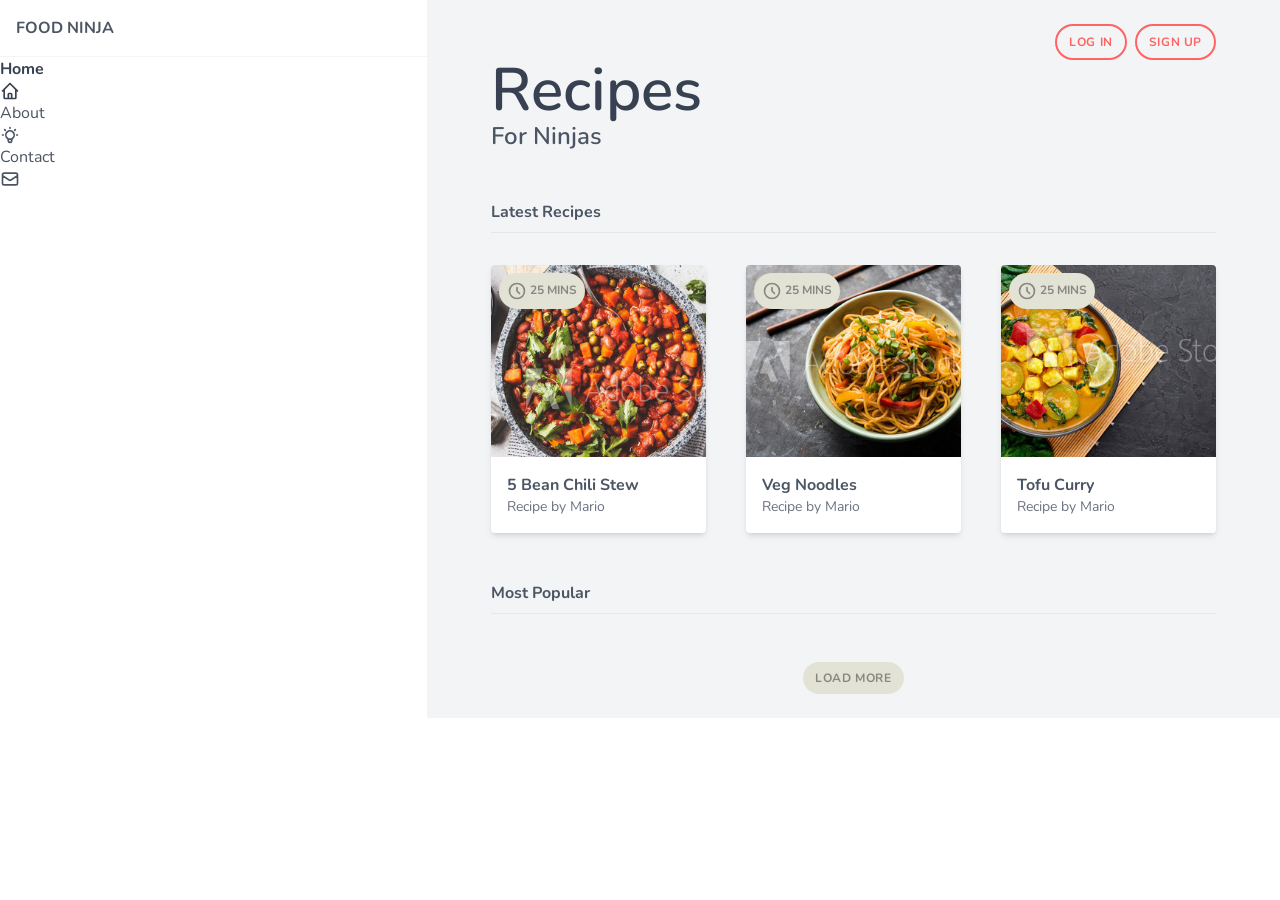
<file: src/index.html>
<html lang="en">
<head>
  <meta charset="UTF-8">
  <meta name="viewport" content="width=device-width, initial-scale=1.0">
  <title>Document</title>
  <link rel="stylesheet" href="output.css">
</head>
<body class="text-gray-600 font-body">

  <div class="grid md:grid-cols-3">
    <div class="md:col-span-1">
      <nav>
        <div>
          <h1 class="font-bold uppercase p-4 border-b border-gray-100">
            <a href="/">Food Ninja</a>
          </h1>
        </div>
        <ul>
          <li class="text-gray-700 font-bold">
            <a href="#">
              <span>Home</span>
              <svg class="w-5" fill="none" stroke-linecap="round" stroke-linejoin="round" stroke-width="2" stroke="currentColor" viewBox="0 0 24 24"><path d="M3 12l2-2m0 0l7-7 7 7M5 10v10a1 1 0 001 1h3m10-11l2 2m-2-2v10a1 1 0 01-1 1h-3m-6 0a1 1 0 001-1v-4a1 1 0 011-1h2a1 1 0 011 1v4a1 1 0 001 1m-6 0h6"></path></svg>
            </a>
          </li>
          <li>
            <a href="#">
              <span>About</span>
              <svg class="w-5" fill="none" stroke-linecap="round" stroke-linejoin="round" stroke-width="2" stroke="currentColor" viewBox="0 0 24 24"><path d="M9.663 17h4.673M12 3v1m6.364 1.636l-.707.707M21 12h-1M4 12H3m3.343-5.657l-.707-.707m2.828 9.9a5 5 0 117.072 0l-.548.547A3.374 3.374 0 0014 18.469V19a2 2 0 11-4 0v-.531c0-.895-.356-1.754-.988-2.386l-.548-.547z"></path></svg>
            </a>
          </li>
          <li>
            <a href="#">
              <span>Contact</span>
              <svg class="w-5" fill="none" stroke-linecap="round" stroke-linejoin="round" stroke-width="2" stroke="currentColor" viewBox="0 0 24 24"><path d="M3 8l7.89 5.26a2 2 0 002.22 0L21 8M5 19h14a2 2 0 002-2V7a2 2 0 00-2-2H5a2 2 0 00-2 2v10a2 2 0 002 2z"></path></svg>
            </a>
          </li>
        </ul>
      </nav> <!--end nav-->
    </div>
  
    <main class="px-16 py-6 md:col-span-2 bg-gray-100">
      <div class="flex justify-center md:justify-end">
        <a href="#" class="btn text-primary border-primary md:border-2 hover:bg-primary hover:text-white">Log in</a>
        <a href="#" class="btn text-primary ml-2 border-primary md:border-2 hover:bg-primary hover:text-white">Sign up</a>
      </div>

      <header>
        <h2 class="text-gray-700 text-6xl font-semibold">Recipes</h2>
        <h3 class="text-2xl font-semibold">For Ninjas</h3>
      </header>

      <div>
        <h4 class="font-bold pb-2 mt-12 border-b border-gray-200">Latest Recipes</h4>
  
        <div class="mt-8 grid lg:grid-cols-3 gap-10">
          <!-- cards go here -->
          <div class="card hover:shadow-lg"> 
            <img src="img/stew.jpg" alt="stew" class="h-32 sm:h-48 w-full object-cover">
            <div class="m-4">
              <span class="font-bold">5 Bean Chili Stew</span>
              <span class="block text-gray-500 text-sm">Recipe by Mario</span>
            </div>
            <div class="badge">
              <svg class="inline-block w-5" fill="none" stroke-linecap="round" stroke-linejoin="round" stroke-width="2" stroke="currentColor" viewBox="0 0 24 24"><path d="M12 8v4l3 3m6-3a9 9 0 11-18 0 9 9 0 0118 0z"></path></svg>
              <span>25 mins</span>
            </div>
          </div>
          <div class="card hover:shadow-lg"> 
            <img src="img/noodles.jpg" alt="noodles" class="h-32 sm:h-48 w-full object-cover">
            <div class="m-4">
              <span class="font-bold">Veg Noodles</span>
              <span class="block text-gray-500 text-sm">Recipe by Mario</span>
            </div>
            <div class="badge">
              <svg class="inline-block w-5" fill="none" stroke-linecap="round" stroke-linejoin="round" stroke-width="2" stroke="currentColor" viewBox="0 0 24 24"><path d="M12 8v4l3 3m6-3a9 9 0 11-18 0 9 9 0 0118 0z"></path></svg>
              <span>25 mins</span>
            </div>
          </div>
          <div class="card hover:shadow-lg"> 
            <img src="img/curry.jpg" alt="curry" class="h-32 sm:h-48 w-full object-cover">
            <div class="m-4">
              <span class="font-bold">Tofu Curry</span>
              <span class="block text-gray-500 text-sm">Recipe by Mario</span>
            </div>
            <div class="badge">
              <svg class="inline-block w-5" fill="none" stroke-linecap="round" stroke-linejoin="round" stroke-width="2" stroke="currentColor" viewBox="0 0 24 24"><path d="M12 8v4l3 3m6-3a9 9 0 11-18 0 9 9 0 0118 0z"></path></svg>
              <span>25 mins</span>
            </div>
          </div>
        </div>

        <h4 class="font-bold pb-2 mt-12 border-b border-gray-200">Most Popular</h4>

        <div class="mt-8">
          <!-- cards go here -->
        </div>
      </div>

      <div class="mt-12 flex justify-center">
        <div class="btn bg-secondary-100 text-secondary-200 hover:shadow-inner">Load more</div>
      </div>    
    </main>
  </div>

</body>
</html>
</file>
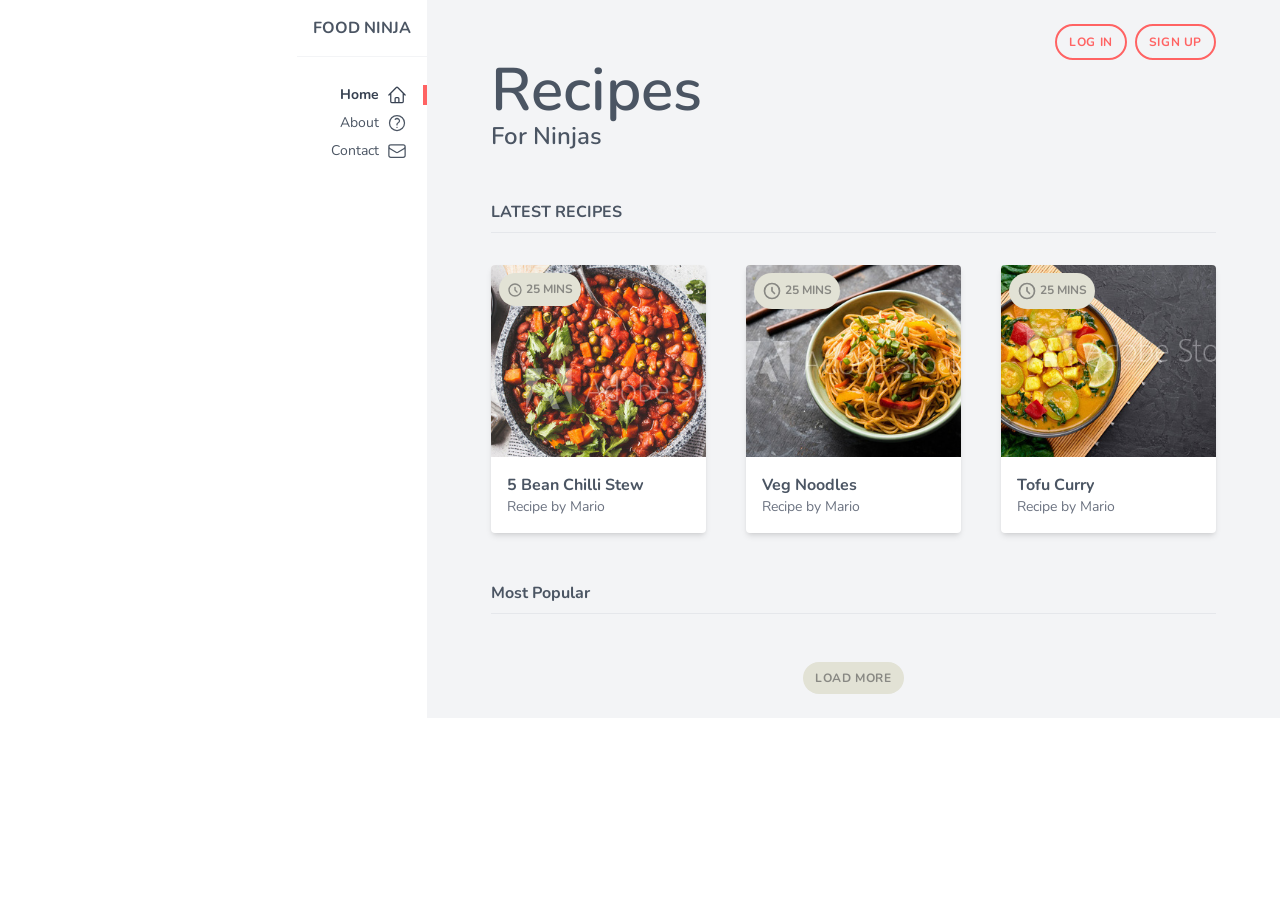
<file: src/put.html>
<!doctype html>
<html>
<head>
  <meta charset="UTF-8">
  <meta name="viewport" content="width=device-width, initial-scale=1.0">
  <link href="output.css" rel="stylesheet">
</head>
<body class="text-gray-600 font-body">

  <div class="grid md:grid-cols-3"><!--content wrapper-->
    <div class="md:col-span-1 md:flex md:justify-end">
    <nav class="text-right">
        <div class="flex justify-between items-center">
        <h1 class="font-bold uppercase p-4 border-b border-gray-100">
                <a href="" class="hover:text-gray-700">Food Ninja</a>
            </h1>
            <div class="px-4 cursor-pointer md:hidden" id="burger">
                <svg class="w-6" data-slot="icon" data-darkreader-inline-stroke="" fill="none" stroke-width="1.5" stroke="currentColor" viewBox="0 0 24 24" xmlns="http://www.w3.org/2000/svg" aria-hidden="true">
                    <path stroke-linecap="round" stroke-linejoin="round" d="M3.75 6.75h16.5M3.75 12h16.5m-16.5 5.25h16.5"></path>
                  </svg>
            </div>
        </div>
        <ul class="text-sm mt-6 hidden md:block" id="menu">
            <li class="text-gray-700 font-bold py-1">
                <a href="" class="px-4 flex justify-end border-r-4 border-primary">
                    <span>Home</span>
                    <svg class="w-5 ml-2" data-slot="icon" data-darkreader-inline-stroke="" fill="none" stroke-width="1.5" stroke="currentColor" viewBox="0 0 24 24" xmlns="http://www.w3.org/2000/svg" aria-hidden="true">
                        <path stroke-linecap="round" stroke-linejoin="round" d="m2.25 12 8.954-8.955c.44-.439 1.152-.439 1.591 0L21.75 12M4.5 9.75v10.125c0 .621.504 1.125 1.125 1.125H9.75v-4.875c0-.621.504-1.125 1.125-1.125h2.25c.621 0 1.125.504 1.125 1.125V21h4.125c.621 0 1.125-.504 1.125-1.125V9.75M8.25 21h8.25"></path>
                      </svg>
            </a></li>
            <li class="py-1 hover:font-bold"><a href="" class="px-4 flex justify-end border-r-4 border-white">
                <span>About</span>
                <svg class="w-5 ml-2" data-slot="icon" data-darkreader-inline-stroke="" fill="none" stroke-width="1.5" stroke="currentColor" viewBox="0 0 24 24" xmlns="http://www.w3.org/2000/svg" aria-hidden="true">
                    <path stroke-linecap="round" stroke-linejoin="round" d="M9.879 7.519c1.171-1.025 3.071-1.025 4.242 0 1.172 1.025 1.172 2.687 0 3.712-.203.179-.43.326-.67.442-.745.361-1.45.999-1.45 1.827v.75M21 12a9 9 0 1 1-18 0 9 9 0 0 1 18 0Zm-9 5.25h.008v.008H12v-.008Z"></path>
                  </svg>
                </a></li>
            <li class="py-1 hover:font-bold"><a href="" class="px-4 flex justify-end border-r-4 border-white">
                <span>Contact</span>
                <svg class="w-5 ml-2" data-slot="icon" data-darkreader-inline-stroke="" fill="none" stroke-width="1.5" stroke="currentColor" viewBox="0 0 24 24" xmlns="http://www.w3.org/2000/svg" aria-hidden="true">
                    <path stroke-linecap="round" stroke-linejoin="round" d="M21.75 6.75v10.5a2.25 2.25 0 0 1-2.25 2.25h-15a2.25 2.25 0 0 1-2.25-2.25V6.75m19.5 0A2.25 2.25 0 0 0 19.5 4.5h-15a2.25 2.25 0 0 0-2.25 2.25m19.5 0v.243a2.25 2.25 0 0 1-1.07 1.916l-7.5 4.615a2.25 2.25 0 0 1-2.36 0L3.32 8.91a2.25 2.25 0 0 1-1.07-1.916V6.75"></path>
                  </svg>
              </a></li>
        </ul>
    </nav> <!--end nav-->
  </div>
     <main class="px-16 py-6 bg-gray-100 md:col-span-2">
        <div class="flex justify-center md:justify-end">
            <a href="" class=" btn text-primary border-primary md:border-2 hover:bg-primary hover:text-white transition ease-out duration-500">Log in</a>
            <a href="" class=" btn text-primary ml-2 border-primary md:border-2 hover:bg-primary hover:text-white transition ease-out duration-500">Sign up</a>
        </div>
       
        <header>
            <h2 class="font-semibold text-6xl">Recipes</h2>
            <h3 class="font-semibold text-2xl">For Ninjas</h3>
        </header>

        <div>
            <h4 class="font-bold uppercase mt-12 pb-2 border-b border-gray-200">Latest Recipes</h4>

            <div class="mt-8 grid lg:grid-cols-3 gap-10">
                <!--cards go here-->
                <div class="card hover:shadow-lg">
                    <img src="./img/stew.jpg" alt="stew" class="sm:h-48 w-full h-32 object-cover">
                    <div class="m-4">
                            <span class="font-bold">5 Bean Chilli Stew</span>
                            <span class="block text-gray-500 text-sm ">Recipe by Mario</span>
                        </div>
                            <div class="badge">
                            <svg class="inline-block w-4" fill="none" stroke-linecap="round" stroke-linejoin="round" stroke-width="2" stroke="currentColor" viewBox="0 0 24 24"><path d="M12 8v4l3 3m6-3a9 9 0 11-18 0 9 9 0 0118 0z"></path></svg>  
                            <span>25 mins</span>
                        </div>
                    </div>

                <div class="card hover:shadow-lg">
                    <img src="./img/noodles.jpg" alt="noodles" class="w-full h-32 sm:h-48 object-cover">
                    <div class="m-4">
                        <span class="font-bold">Veg Noodles</span>
                        <span class="block text-gray-500 text-sm ">Recipe by Mario</span>
                    </div>
                        <div class="badge">
                            <svg class="inline-block w-5" fill="none" stroke-linecap="round" stroke-linejoin="round" stroke-width="2" stroke="currentColor" viewBox="0 0 24 24"><path d="M12 8v4l3 3m6-3a9 9 0 11-18 0 9 9 0 0118 0z"></path></svg>  
                            <span>25 mins</span>
                        </div>
                    </div>
                <div class="card hover:shadow-lg">
                    <img src="./img/curry.jpg" alt="curry" class="w-full h-32 sm:h-48 object-cover">
                    <div class="m-4">
                        <span class="font-bold">Tofu Curry</span>
                        <span class="block text-gray-500 text-sm ">Recipe by Mario</span>
                    </div>
                        <div class="badge">
                            <svg class="w-5 inline-block" fill="none" stroke-linecap="round" stroke-linejoin="round" stroke-width="2" stroke="currentColor" viewBox="0 0 24 24"><path d="M12 8v4l3 3m6-3a9 9 0 11-18 0 9 9 0 0118 0z"></path></svg>
                            <span>25 mins</span>
                        </div>
                    </div>
                </div>

            <h4 class="font-bold mt-12 pb-2 border-b border-gray-200">Most Popular</h4>

            <div class="mt-8">
                <!--cards go here-->
            </div>
            </div>
            <div class="mt-12 flex justify-center">    
            <div class="btn bg-secondary-100 text-secondary-200 inline-block hover:shadow-inner transform hover:scale-125 hover:bg-opacity-50 transition ease-out duration-300">Load More</div>
            </div>
          </main>
        </div>
    <script src="index.js"></script>
</body>
</html>
</file>
<file: src/output.css>
@import url('https://fonts.googleapis.com/css2?family=Nunito:ital,wght@0,200;0,300;0,400;0,600;0,700;0,800;0,900;1,200;1,300;1,400;1,600;1,700;1,800;1,900&display=swap');

/*
! tailwindcss v3.4.4 | MIT License | https://tailwindcss.com
*/

/*
1. Prevent padding and border from affecting element width. (https://github.com/mozdevs/cssremedy/issues/4)
2. Allow adding a border to an element by just adding a border-width. (https://github.com/tailwindcss/tailwindcss/pull/116)
*/

*,
::before,
::after {
  box-sizing: border-box;
  /* 1 */
  border-width: 0;
  /* 2 */
  border-style: solid;
  /* 2 */
  border-color: #e5e7eb;
  /* 2 */
}

::before,
::after {
  --tw-content: '';
}

/*
1. Use a consistent sensible line-height in all browsers.
2. Prevent adjustments of font size after orientation changes in iOS.
3. Use a more readable tab size.
4. Use the user's configured `sans` font-family by default.
5. Use the user's configured `sans` font-feature-settings by default.
6. Use the user's configured `sans` font-variation-settings by default.
7. Disable tap highlights on iOS
*/

html,
:host {
  line-height: 1.5;
  /* 1 */
  -webkit-text-size-adjust: 100%;
  /* 2 */
  -moz-tab-size: 4;
  /* 3 */
  -o-tab-size: 4;
     tab-size: 4;
  /* 3 */
  font-family: ui-sans-serif, system-ui, sans-serif, "Apple Color Emoji", "Segoe UI Emoji", "Segoe UI Symbol", "Noto Color Emoji";
  /* 4 */
  font-feature-settings: normal;
  /* 5 */
  font-variation-settings: normal;
  /* 6 */
  -webkit-tap-highlight-color: transparent;
  /* 7 */
}

/*
1. Remove the margin in all browsers.
2. Inherit line-height from `html` so users can set them as a class directly on the `html` element.
*/

body {
  margin: 0;
  /* 1 */
  line-height: inherit;
  /* 2 */
}

/*
1. Add the correct height in Firefox.
2. Correct the inheritance of border color in Firefox. (https://bugzilla.mozilla.org/show_bug.cgi?id=190655)
3. Ensure horizontal rules are visible by default.
*/

hr {
  height: 0;
  /* 1 */
  color: inherit;
  /* 2 */
  border-top-width: 1px;
  /* 3 */
}

/*
Add the correct text decoration in Chrome, Edge, and Safari.
*/

abbr:where([title]) {
  -webkit-text-decoration: underline dotted;
          text-decoration: underline dotted;
}

/*
Remove the default font size and weight for headings.
*/

h1,
h2,
h3,
h4,
h5,
h6 {
  font-size: inherit;
  font-weight: inherit;
}

/*
Reset links to optimize for opt-in styling instead of opt-out.
*/

a {
  color: inherit;
  text-decoration: inherit;
}

/*
Add the correct font weight in Edge and Safari.
*/

b,
strong {
  font-weight: bolder;
}

/*
1. Use the user's configured `mono` font-family by default.
2. Use the user's configured `mono` font-feature-settings by default.
3. Use the user's configured `mono` font-variation-settings by default.
4. Correct the odd `em` font sizing in all browsers.
*/

code,
kbd,
samp,
pre {
  font-family: ui-monospace, SFMono-Regular, Menlo, Monaco, Consolas, "Liberation Mono", "Courier New", monospace;
  /* 1 */
  font-feature-settings: normal;
  /* 2 */
  font-variation-settings: normal;
  /* 3 */
  font-size: 1em;
  /* 4 */
}

/*
Add the correct font size in all browsers.
*/

small {
  font-size: 80%;
}

/*
Prevent `sub` and `sup` elements from affecting the line height in all browsers.
*/

sub,
sup {
  font-size: 75%;
  line-height: 0;
  position: relative;
  vertical-align: baseline;
}

sub {
  bottom: -0.25em;
}

sup {
  top: -0.5em;
}

/*
1. Remove text indentation from table contents in Chrome and Safari. (https://bugs.chromium.org/p/chromium/issues/detail?id=999088, https://bugs.webkit.org/show_bug.cgi?id=201297)
2. Correct table border color inheritance in all Chrome and Safari. (https://bugs.chromium.org/p/chromium/issues/detail?id=935729, https://bugs.webkit.org/show_bug.cgi?id=195016)
3. Remove gaps between table borders by default.
*/

table {
  text-indent: 0;
  /* 1 */
  border-color: inherit;
  /* 2 */
  border-collapse: collapse;
  /* 3 */
}

/*
1. Change the font styles in all browsers.
2. Remove the margin in Firefox and Safari.
3. Remove default padding in all browsers.
*/

button,
input,
optgroup,
select,
textarea {
  font-family: inherit;
  /* 1 */
  font-feature-settings: inherit;
  /* 1 */
  font-variation-settings: inherit;
  /* 1 */
  font-size: 100%;
  /* 1 */
  font-weight: inherit;
  /* 1 */
  line-height: inherit;
  /* 1 */
  letter-spacing: inherit;
  /* 1 */
  color: inherit;
  /* 1 */
  margin: 0;
  /* 2 */
  padding: 0;
  /* 3 */
}

/*
Remove the inheritance of text transform in Edge and Firefox.
*/

button,
select {
  text-transform: none;
}

/*
1. Correct the inability to style clickable types in iOS and Safari.
2. Remove default button styles.
*/

button,
input:where([type='button']),
input:where([type='reset']),
input:where([type='submit']) {
  -webkit-appearance: button;
  /* 1 */
  background-color: transparent;
  /* 2 */
  background-image: none;
  /* 2 */
}

/*
Use the modern Firefox focus style for all focusable elements.
*/

:-moz-focusring {
  outline: auto;
}

/*
Remove the additional `:invalid` styles in Firefox. (https://github.com/mozilla/gecko-dev/blob/2f9eacd9d3d995c937b4251a5557d95d494c9be1/layout/style/res/forms.css#L728-L737)
*/

:-moz-ui-invalid {
  box-shadow: none;
}

/*
Add the correct vertical alignment in Chrome and Firefox.
*/

progress {
  vertical-align: baseline;
}

/*
Correct the cursor style of increment and decrement buttons in Safari.
*/

::-webkit-inner-spin-button,
::-webkit-outer-spin-button {
  height: auto;
}

/*
1. Correct the odd appearance in Chrome and Safari.
2. Correct the outline style in Safari.
*/

[type='search'] {
  -webkit-appearance: textfield;
  /* 1 */
  outline-offset: -2px;
  /* 2 */
}

/*
Remove the inner padding in Chrome and Safari on macOS.
*/

::-webkit-search-decoration {
  -webkit-appearance: none;
}

/*
1. Correct the inability to style clickable types in iOS and Safari.
2. Change font properties to `inherit` in Safari.
*/

::-webkit-file-upload-button {
  -webkit-appearance: button;
  /* 1 */
  font: inherit;
  /* 2 */
}

/*
Add the correct display in Chrome and Safari.
*/

summary {
  display: list-item;
}

/*
Removes the default spacing and border for appropriate elements.
*/

blockquote,
dl,
dd,
h1,
h2,
h3,
h4,
h5,
h6,
hr,
figure,
p,
pre {
  margin: 0;
}

fieldset {
  margin: 0;
  padding: 0;
}

legend {
  padding: 0;
}

ol,
ul,
menu {
  list-style: none;
  margin: 0;
  padding: 0;
}

/*
Reset default styling for dialogs.
*/

dialog {
  padding: 0;
}

/*
Prevent resizing textareas horizontally by default.
*/

textarea {
  resize: vertical;
}

/*
1. Reset the default placeholder opacity in Firefox. (https://github.com/tailwindlabs/tailwindcss/issues/3300)
2. Set the default placeholder color to the user's configured gray 400 color.
*/

input::-moz-placeholder, textarea::-moz-placeholder {
  opacity: 1;
  /* 1 */
  color: #9ca3af;
  /* 2 */
}

input::placeholder,
textarea::placeholder {
  opacity: 1;
  /* 1 */
  color: #9ca3af;
  /* 2 */
}

/*
Set the default cursor for buttons.
*/

button,
[role="button"] {
  cursor: pointer;
}

/*
Make sure disabled buttons don't get the pointer cursor.
*/

:disabled {
  cursor: default;
}

/*
1. Make replaced elements `display: block` by default. (https://github.com/mozdevs/cssremedy/issues/14)
2. Add `vertical-align: middle` to align replaced elements more sensibly by default. (https://github.com/jensimmons/cssremedy/issues/14#issuecomment-634934210)
   This can trigger a poorly considered lint error in some tools but is included by design.
*/

img,
svg,
video,
canvas,
audio,
iframe,
embed,
object {
  display: block;
  /* 1 */
  vertical-align: middle;
  /* 2 */
}

/*
Constrain images and videos to the parent width and preserve their intrinsic aspect ratio. (https://github.com/mozdevs/cssremedy/issues/14)
*/

img,
video {
  max-width: 100%;
  height: auto;
}

/* Make elements with the HTML hidden attribute stay hidden by default */

[hidden] {
  display: none;
}

*, ::before, ::after{
  --tw-border-spacing-x: 0;
  --tw-border-spacing-y: 0;
  --tw-translate-x: 0;
  --tw-translate-y: 0;
  --tw-rotate: 0;
  --tw-skew-x: 0;
  --tw-skew-y: 0;
  --tw-scale-x: 1;
  --tw-scale-y: 1;
  --tw-pan-x:  ;
  --tw-pan-y:  ;
  --tw-pinch-zoom:  ;
  --tw-scroll-snap-strictness: proximity;
  --tw-gradient-from-position:  ;
  --tw-gradient-via-position:  ;
  --tw-gradient-to-position:  ;
  --tw-ordinal:  ;
  --tw-slashed-zero:  ;
  --tw-numeric-figure:  ;
  --tw-numeric-spacing:  ;
  --tw-numeric-fraction:  ;
  --tw-ring-inset:  ;
  --tw-ring-offset-width: 0px;
  --tw-ring-offset-color: #fff;
  --tw-ring-color: rgb(59 130 246 / 0.5);
  --tw-ring-offset-shadow: 0 0 #0000;
  --tw-ring-shadow: 0 0 #0000;
  --tw-shadow: 0 0 #0000;
  --tw-shadow-colored: 0 0 #0000;
  --tw-blur:  ;
  --tw-brightness:  ;
  --tw-contrast:  ;
  --tw-grayscale:  ;
  --tw-hue-rotate:  ;
  --tw-invert:  ;
  --tw-saturate:  ;
  --tw-sepia:  ;
  --tw-drop-shadow:  ;
  --tw-backdrop-blur:  ;
  --tw-backdrop-brightness:  ;
  --tw-backdrop-contrast:  ;
  --tw-backdrop-grayscale:  ;
  --tw-backdrop-hue-rotate:  ;
  --tw-backdrop-invert:  ;
  --tw-backdrop-opacity:  ;
  --tw-backdrop-saturate:  ;
  --tw-backdrop-sepia:  ;
  --tw-contain-size:  ;
  --tw-contain-layout:  ;
  --tw-contain-paint:  ;
  --tw-contain-style:  ;
}

::backdrop{
  --tw-border-spacing-x: 0;
  --tw-border-spacing-y: 0;
  --tw-translate-x: 0;
  --tw-translate-y: 0;
  --tw-rotate: 0;
  --tw-skew-x: 0;
  --tw-skew-y: 0;
  --tw-scale-x: 1;
  --tw-scale-y: 1;
  --tw-pan-x:  ;
  --tw-pan-y:  ;
  --tw-pinch-zoom:  ;
  --tw-scroll-snap-strictness: proximity;
  --tw-gradient-from-position:  ;
  --tw-gradient-via-position:  ;
  --tw-gradient-to-position:  ;
  --tw-ordinal:  ;
  --tw-slashed-zero:  ;
  --tw-numeric-figure:  ;
  --tw-numeric-spacing:  ;
  --tw-numeric-fraction:  ;
  --tw-ring-inset:  ;
  --tw-ring-offset-width: 0px;
  --tw-ring-offset-color: #fff;
  --tw-ring-color: rgb(59 130 246 / 0.5);
  --tw-ring-offset-shadow: 0 0 #0000;
  --tw-ring-shadow: 0 0 #0000;
  --tw-shadow: 0 0 #0000;
  --tw-shadow-colored: 0 0 #0000;
  --tw-blur:  ;
  --tw-brightness:  ;
  --tw-contrast:  ;
  --tw-grayscale:  ;
  --tw-hue-rotate:  ;
  --tw-invert:  ;
  --tw-saturate:  ;
  --tw-sepia:  ;
  --tw-drop-shadow:  ;
  --tw-backdrop-blur:  ;
  --tw-backdrop-brightness:  ;
  --tw-backdrop-contrast:  ;
  --tw-backdrop-grayscale:  ;
  --tw-backdrop-hue-rotate:  ;
  --tw-backdrop-invert:  ;
  --tw-backdrop-opacity:  ;
  --tw-backdrop-saturate:  ;
  --tw-backdrop-sepia:  ;
  --tw-contain-size:  ;
  --tw-contain-layout:  ;
  --tw-contain-paint:  ;
  --tw-contain-style:  ;
}

.m-4{
  margin: 1rem;
}

.ml-2{
  margin-left: 0.5rem;
}

.mt-12{
  margin-top: 3rem;
}

.mt-6{
  margin-top: 1.5rem;
}

.mt-8{
  margin-top: 2rem;
}

.block{
  display: block;
}

.inline-block{
  display: inline-block;
}

.flex{
  display: flex;
}

.grid{
  display: grid;
}

.hidden{
  display: none;
}

.h-32{
  height: 8rem;
}

.w-4{
  width: 1rem;
}

.w-5{
  width: 1.25rem;
}

.w-6{
  width: 1.5rem;
}

.w-full{
  width: 100%;
}

.scale-125{
  --tw-scale-x: 1.25;
  --tw-scale-y: 1.25;
  transform: translate(var(--tw-translate-x), var(--tw-translate-y)) rotate(var(--tw-rotate)) skewX(var(--tw-skew-x)) skewY(var(--tw-skew-y)) scaleX(var(--tw-scale-x)) scaleY(var(--tw-scale-y));
}

.transform{
  transform: translate(var(--tw-translate-x), var(--tw-translate-y)) rotate(var(--tw-rotate)) skewX(var(--tw-skew-x)) skewY(var(--tw-skew-y)) scaleX(var(--tw-scale-x)) scaleY(var(--tw-scale-y));
}

.cursor-pointer{
  cursor: pointer;
}

.items-center{
  align-items: center;
}

.justify-end{
  justify-content: flex-end;
}

.justify-center{
  justify-content: center;
}

.justify-between{
  justify-content: space-between;
}

.gap-10{
  gap: 2.5rem;
}

.border-b{
  border-bottom-width: 1px;
}

.border-r-4{
  border-right-width: 4px;
}

.border-gray-100{
  --tw-border-opacity: 1;
  border-color: rgb(243 244 246 / var(--tw-border-opacity));
}

.border-gray-200{
  --tw-border-opacity: 1;
  border-color: rgb(229 231 235 / var(--tw-border-opacity));
}

.border-primary{
  --tw-border-opacity: 1;
  border-color: rgb(255 99 99 / var(--tw-border-opacity));
}

.border-white{
  --tw-border-opacity: 1;
  border-color: rgb(255 255 255 / var(--tw-border-opacity));
}

.bg-gray-100{
  --tw-bg-opacity: 1;
  background-color: rgb(243 244 246 / var(--tw-bg-opacity));
}

.bg-secondary-100{
  --tw-bg-opacity: 1;
  background-color: rgb(226 226 213 / var(--tw-bg-opacity));
}

.object-cover{
  -o-object-fit: cover;
     object-fit: cover;
}

.p-4{
  padding: 1rem;
}

.px-16{
  padding-left: 4rem;
  padding-right: 4rem;
}

.px-4{
  padding-left: 1rem;
  padding-right: 1rem;
}

.py-1{
  padding-top: 0.25rem;
  padding-bottom: 0.25rem;
}

.py-6{
  padding-top: 1.5rem;
  padding-bottom: 1.5rem;
}

.pb-2{
  padding-bottom: 0.5rem;
}

.text-right{
  text-align: right;
}

.font-body{
  font-family: Nunito;
}

.text-2xl{
  font-size: 1.5rem;
  line-height: 2rem;
}

.text-6xl{
  font-size: 3.75rem;
  line-height: 1;
}

.text-sm{
  font-size: 0.875rem;
  line-height: 1.25rem;
}

.font-bold{
  font-weight: 700;
}

.font-semibold{
  font-weight: 600;
}

.uppercase{
  text-transform: uppercase;
}

.text-gray-500{
  --tw-text-opacity: 1;
  color: rgb(107 114 128 / var(--tw-text-opacity));
}

.text-gray-600{
  --tw-text-opacity: 1;
  color: rgb(75 85 99 / var(--tw-text-opacity));
}

.text-gray-700{
  --tw-text-opacity: 1;
  color: rgb(55 65 81 / var(--tw-text-opacity));
}

.text-primary{
  --tw-text-opacity: 1;
  color: rgb(255 99 99 / var(--tw-text-opacity));
}

.text-secondary-200{
  --tw-text-opacity: 1;
  color: rgb(136 136 131 / var(--tw-text-opacity));
}

.transition{
  transition-property: color, background-color, border-color, text-decoration-color, fill, stroke, opacity, box-shadow, transform, filter, -webkit-backdrop-filter;
  transition-property: color, background-color, border-color, text-decoration-color, fill, stroke, opacity, box-shadow, transform, filter, backdrop-filter;
  transition-property: color, background-color, border-color, text-decoration-color, fill, stroke, opacity, box-shadow, transform, filter, backdrop-filter, -webkit-backdrop-filter;
  transition-timing-function: cubic-bezier(0.4, 0, 0.2, 1);
  transition-duration: 150ms;
}

.duration-500{
  transition-duration: 500ms;
}

.duration-300{
  transition-duration: 300ms;
}

.ease-out{
  transition-timing-function: cubic-bezier(0, 0, 0.2, 1);
}

.card{
  position: relative;
  overflow: hidden;
  border-radius: 0.25rem;
  --tw-bg-opacity: 1;
  background-color: rgb(255 255 255 / var(--tw-bg-opacity));
  --tw-shadow: 0 4px 6px -1px rgb(0 0 0 / 0.1), 0 2px 4px -2px rgb(0 0 0 / 0.1);
  --tw-shadow-colored: 0 4px 6px -1px var(--tw-shadow-color), 0 2px 4px -2px var(--tw-shadow-color);
  box-shadow: var(--tw-ring-offset-shadow, 0 0 #0000), var(--tw-ring-shadow, 0 0 #0000), var(--tw-shadow);
}

.badge{
  position: absolute;
  top: 0px;
  margin-left: 0.5rem;
  margin-top: 0.5rem;
  border-radius: 9999px;
  --tw-bg-opacity: 1;
  background-color: rgb(226 226 213 / var(--tw-bg-opacity));
  padding: 0.5rem;
  font-size: 0.75rem;
  line-height: 1rem;
  font-weight: 700;
  text-transform: uppercase;
  --tw-text-opacity: 1;
  color: rgb(136 136 131 / var(--tw-text-opacity));
}

.btn{
  cursor: pointer;
  border-radius: 9999px;
  padding-top: 0.5rem;
  padding-bottom: 0.5rem;
  padding-left: 0.75rem;
  padding-right: 0.75rem;
  font-size: 0.75rem;
  line-height: 1rem;
  font-weight: 700;
  text-transform: uppercase;
  letter-spacing: 0.05em;
}

.hover\:scale-125:hover{
  --tw-scale-x: 1.25;
  --tw-scale-y: 1.25;
  transform: translate(var(--tw-translate-x), var(--tw-translate-y)) rotate(var(--tw-rotate)) skewX(var(--tw-skew-x)) skewY(var(--tw-skew-y)) scaleX(var(--tw-scale-x)) scaleY(var(--tw-scale-y));
}

.hover\:bg-primary:hover{
  --tw-bg-opacity: 1;
  background-color: rgb(255 99 99 / var(--tw-bg-opacity));
}

.hover\:bg-opacity-50:hover{
  --tw-bg-opacity: 0.5;
}

.hover\:font-bold:hover{
  font-weight: 700;
}

.hover\:text-gray-700:hover{
  --tw-text-opacity: 1;
  color: rgb(55 65 81 / var(--tw-text-opacity));
}

.hover\:text-white:hover{
  --tw-text-opacity: 1;
  color: rgb(255 255 255 / var(--tw-text-opacity));
}

.hover\:shadow-inner:hover{
  --tw-shadow: inset 0 2px 4px 0 rgb(0 0 0 / 0.05);
  --tw-shadow-colored: inset 0 2px 4px 0 var(--tw-shadow-color);
  box-shadow: var(--tw-ring-offset-shadow, 0 0 #0000), var(--tw-ring-shadow, 0 0 #0000), var(--tw-shadow);
}

.hover\:shadow-lg:hover{
  --tw-shadow: 0 10px 15px -3px rgb(0 0 0 / 0.1), 0 4px 6px -4px rgb(0 0 0 / 0.1);
  --tw-shadow-colored: 0 10px 15px -3px var(--tw-shadow-color), 0 4px 6px -4px var(--tw-shadow-color);
  box-shadow: var(--tw-ring-offset-shadow, 0 0 #0000), var(--tw-ring-shadow, 0 0 #0000), var(--tw-shadow);
}

@media (min-width: 640px){
  .sm\:h-48{
    height: 12rem;
  }
}

@media (min-width: 768px){
  .md\:col-span-1{
    grid-column: span 1 / span 1;
  }

  .md\:col-span-2{
    grid-column: span 2 / span 2;
  }

  .md\:block{
    display: block;
  }

  .md\:flex{
    display: flex;
  }

  .md\:hidden{
    display: none;
  }

  .md\:grid-cols-3{
    grid-template-columns: repeat(3, minmax(0, 1fr));
  }

  .md\:justify-end{
    justify-content: flex-end;
  }

  .md\:border-2{
    border-width: 2px;
  }
}

@media (min-width: 1024px){
  .lg\:grid-cols-3{
    grid-template-columns: repeat(3, minmax(0, 1fr));
  }
}
</file>
